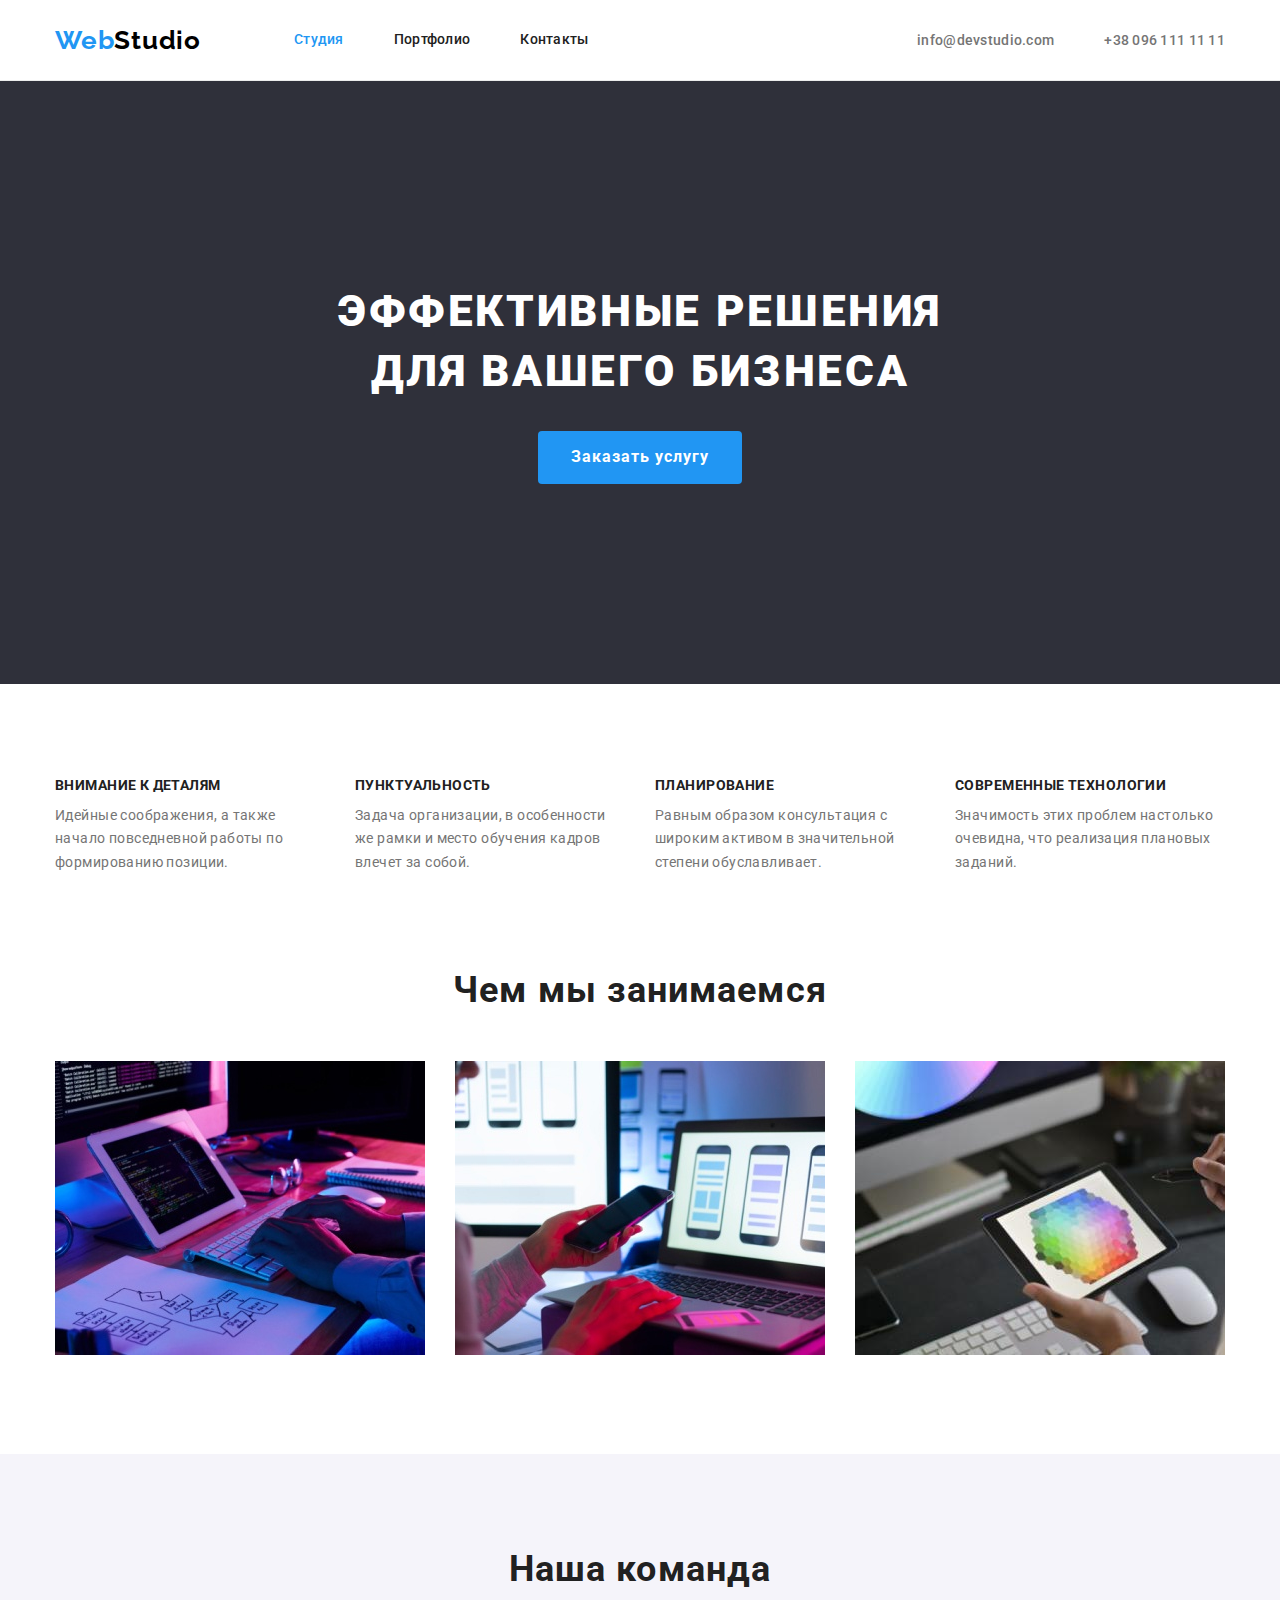
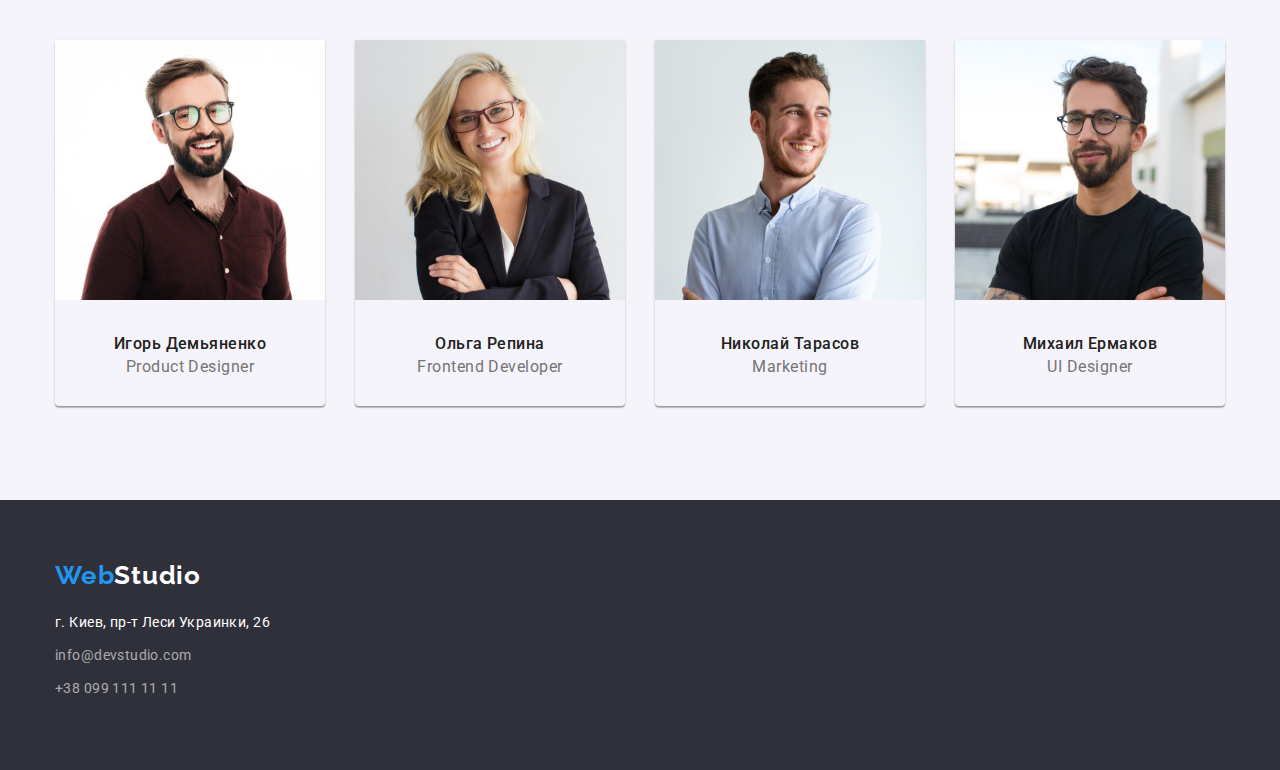
<file: index.html>
<!DOCTYPE html>
<html lang="en">

<head>
    <meta charset="UTF-8">
    <meta http-equiv="X-UA-Compatible" content="IE=edge">
    <meta name="viewport" content="width=device-width, initial-scale=1.0">
    <title>WebStudio</title>
    <link href="https://fonts.googleapis.com/css2?family=Raleway:wght@700&family=Roboto:wght@400;500;700;900&display=swap"
        rel="stylesheet">
        <link rel="stylesheet" href="https://cdnjs.cloudflare.com/ajax/libs/modern-normalize/1.1.0/modern-normalize.min.css">
    <link rel="stylesheet" href="./css/styles.css">
</head>

<body>
    <!--Навигация по сайту-->
    <header class="page-header">
        <div class="container main-nav">
        <nav class="site-nav" >
            <a href="./index.html" class="logo"><span class="logo-blue">Web</span><span class="logo-black">Studio</span></a>
            <ul class="site-nav list" >
                <li class="item"> <a href="./index.html" class="link current" >Студия</a></li>
                <li class="item"> <a href="./portfolio.html" class="link" >Портфолио</a></li>
                <li class="item"> <a href="#" class="link" >Контакты</a></li>
            </ul>
        </nav>
        <ul class="nav list">
            <li class="item"><a class="contact" href="mailto:info@devstudio.com">info@devstudio.com</a></li>
            <li class="item"><a class="contact" href="tel:+380961111111">+38 096 111 11 11</a></li>
        </ul>
        </div>
    </header>
    <main>
        <!--Герой-->
        <section class="hero-section">
            <h1 class="hero">Эффективные решения<br/> для вашего бизнеса</h1>
            <button type="button" class="button">Заказать услугу</button>
        </section>


        <section class=" section">
            <div class="container">
            <!--заголовок который будет скрыт <h2> Наши ценности </h2>-->
            <ul class="list values-list">
                <li class="values-item">
                    <h3 class="values">Внимание к деталям</h3>
                    <p class="values-description">Идейные соображения, а также начало повседневной работы по формированию позиции.</p>
                </li>
                <li class="values-item">
                    <h3 class="values">Пунктуальность</h3>
                    <p class="values-description">Задача организации, в особенности же рамки и место обучения кадров влечет за собой.</p>
                </li>
                <li class="values-item">
                    <h3 class="values">Планирование</h3>
                    <p class="values-description">Равным образом консультация с широким активом в значительной степени обуславливает.</p>
                </li>
                <li class="values-item">
                    <h3 class="values">Современные технологии </h3>
                    <p class="values-description">Значимость этих проблем настолько очевидна, что реализация плановых заданий.</p>
                </li>
            </ul>
            </div>
        </section>
        <!--Чем мы занимаемся-->
        <section class="section-list">
            <div class="container">
            <h2 class="section-title">Чем мы занимаемся</h2>
            <ul class="list business">
                <li class="business-list"> <img src="./images/box1.jpg" width="370" alt="Структура проекта"></li>
                <li class="business-list"> <img src="./images/box2.jpg" width="370" alt="Оптимизация"></li>
                <li class="business-list"> <img src="./images/box3.jpg" width="370" alt="Дизайн"></li>
            </ul>
            </div>
        </section>
        <!--Наша команда-->
        <section class="section-team section">
            <div class="container">
<h2 class="section-title">Наша команда</h2>
<ul class="list ouer-team">
    <li class="team-list"><img src="./images/igor.jpg" width="270" alt="Игорь">
       <div class="card-title"><h3 class="team">Игорь Демьяненко</h3>
        <p class="profession">Product Designer</p>
        </div>
    </li>
    <li class="team-list"><img src="./images/olga.jpg" width="270" alt="Ольга">
    <div class="card-title"> <h3 class="team">Ольга Репина</h3>
        <p class="profession">Frontend Developer</p>
    </div>
    </li>
    <li class="team-list"><img src="./images/tarasov.jpg" width="270" alt="Николай">
    <div class="card-title"> <h3 class="team">Николай Тарасов</h3>
        <p class="profession">Marketing</p>
    </div>
    </li>
    <li class="team-list"><img src="./images/ermakov.jpg" width="270" alt="Михаил">
        <div class="card-title"><h3 class="team">Михаил Ермаков</h3>
        <p class="profession">UI Designer</p>
    </div>
    </li>
</ul>
            </div>
           
        </section>
    </main>
    <!--Футер-->
<footer class="inform-list">
        <div class="container ">
            <a href="./index.html" class="logo-footer"><span class="logo-blue">Web</span><span class="logo-white">Studio</span></a>
        <address>
            <ul class="inform list">
                <li class="contact-footer"><a href="#" class="location">г. Киев, пр-т Леси Украинки, 26</a> </li>
                <li class="contact-footer"><a href="mailto:info@example.com" class="contact-info">info@devstudio.com</a></li>
                <li class="contact-footer"><a href="tel:+380991111111" class="contact-info">+38 099 111 11 11</a></li>
            </ul>
        </address>
    </div>
      
    </footer>

</body>

</html>
</file>
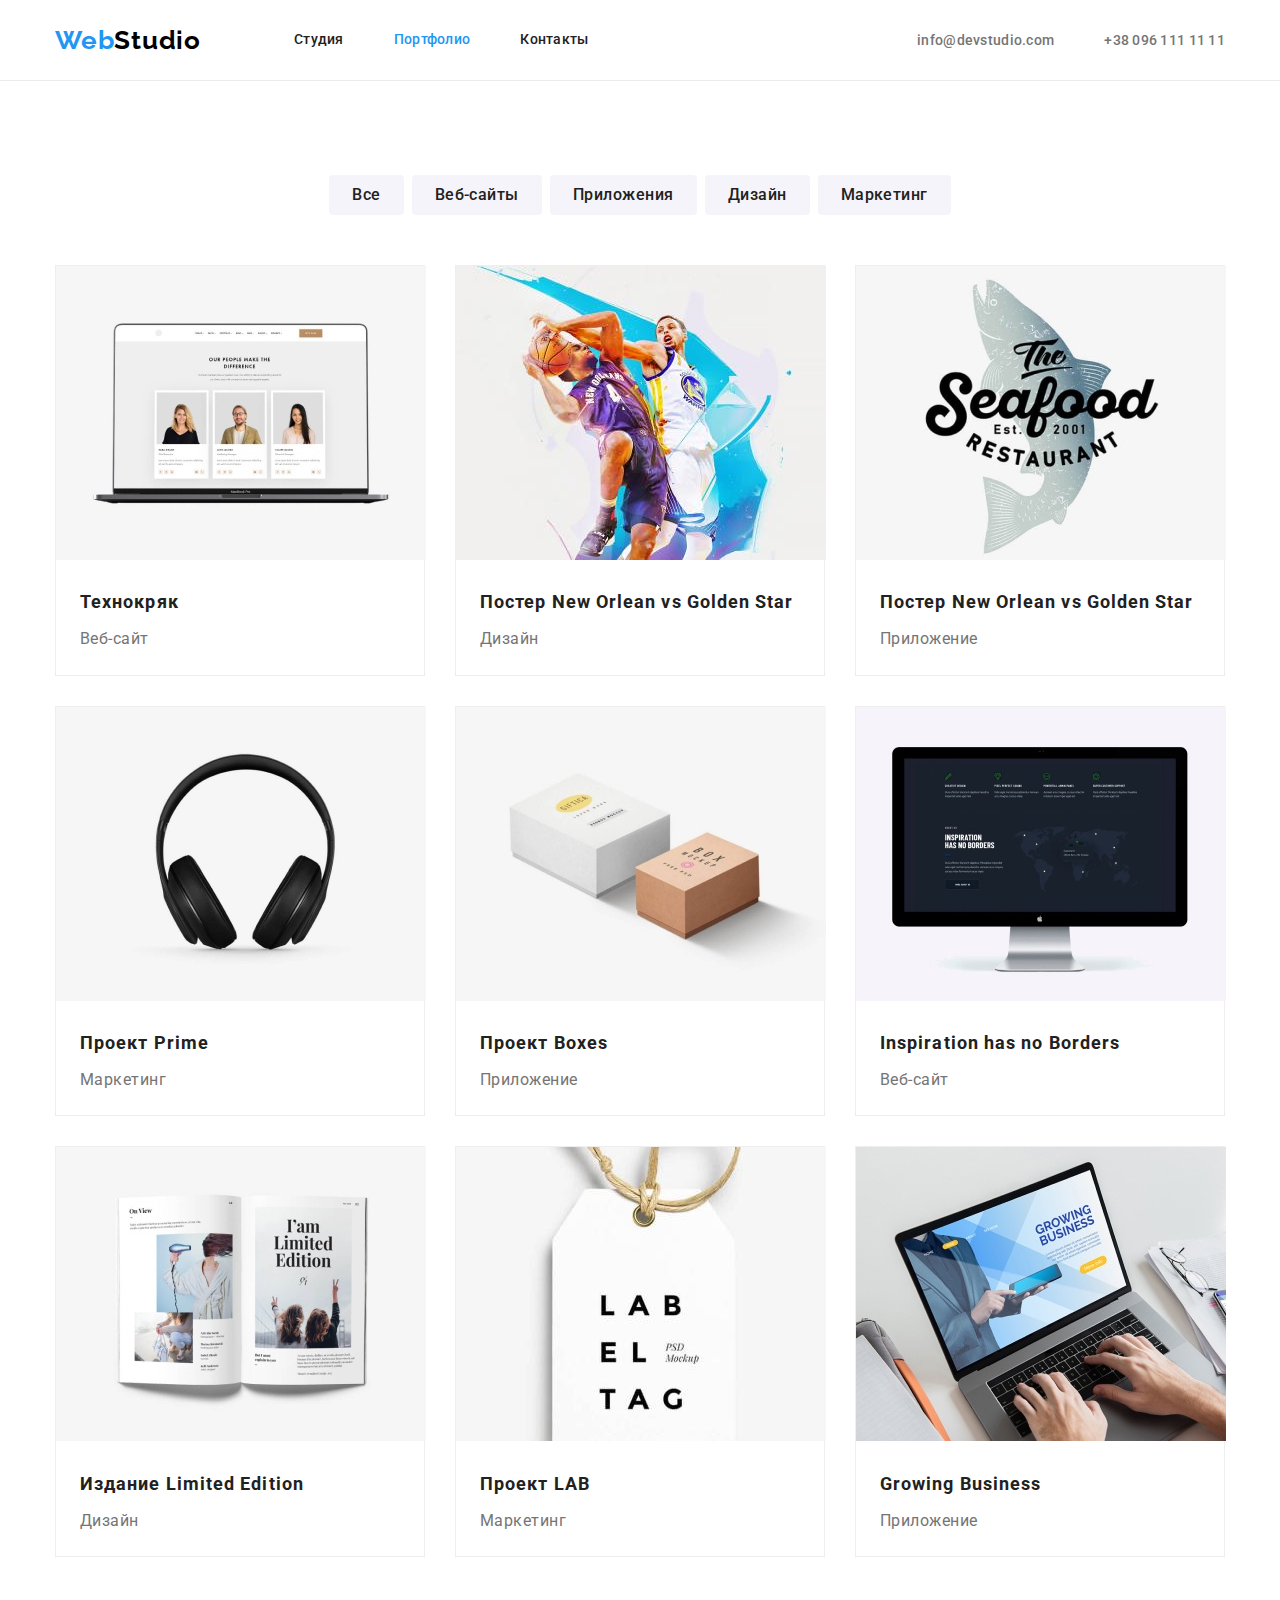
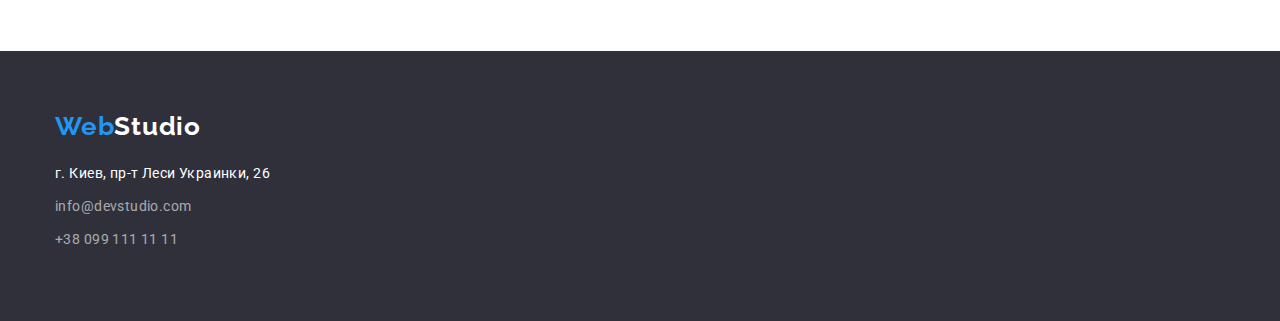
<file: portfolio.html>
<!DOCTYPE html>
<html lang="en">

<head>
    <meta charset="UTF-8">
    <meta http-equiv="X-UA-Compatible" content="IE=edge">
    <meta name="viewport" content="width=device-width, initial-scale=1.0">
    <title>Portfolio</title>
    <link href="https://fonts.googleapis.com/css2?family=Raleway:wght@700&family=Roboto:wght@400;500;700;900&display=swap"
    rel="stylesheet">
    <link rel="stylesheet" href="https://cdnjs.cloudflare.com/ajax/libs/modern-normalize/1.1.0/modern-normalize.min.css">
    <link rel="stylesheet" href="./css/styles.css">
</head>

<body>
    <!--Шапка сайта-->
    <header class="page-header">

      <div class="container main-nav">
           <nav class="site-nav">
        <a href="./index.html" class="logo"><span class="logo-blue">Web</span><span class="logo-black">Studio</span></a>
        <ul class="site-nav list">
            <li class="item"> <a href="./index.html" class="link">Студия</a></li> <!-- дисплей инлайн - блок???-->
            <li class="item"> <a href="./portfolio.html" class="link current">Портфолио</a></li>
            <li class="item"> <a href="#" class="link">Контакты</a></li>
        </ul>
    </nav>

       
           <ul class="nav list">
        <li class="item"><a class="contact" href="mailto:info@devstudio.com">info@devstudio.com</a></li>
        <li class="item"><a class="contact" href="tel:+380961111111">+38 096 111 11 11</a></li>
    </ul>
</div>
      
    </header>

<main>
    <section class=" section">
        <div class="container">
        <!-- <h1> Портфолио работ </h1> -->      
        <div class="main-buttons">
            <ul class="list button-list">
            <li class="button-cursor"><button type="button" class="cursor">Все</button></li>
            <li class="button-cursor"><button type="button" class="cursor">Веб-сайты</button></li>
            <li class="button-cursor"><button type="button" class="cursor">Приложения</button></li>
            <li class="button-cursor"><button type="button" class="cursor">Дизайн</button></li>
            <li class="button-cursor"><button type="button" class="cursor">Маркетинг</button></li>
        </ul>
    </div>

       
<div class="portfolio-container">
        <ul class="list portfolio-list">
            <li class="flex-element"> <a href=""><img src="./images/technokryak.jpg" width="370" alt="technokryak"></a> 
               <div class="filter-card"><h2 class="project">Технокряк</h2>
            <p class="project-title">Веб-сайт</p></div>
             </li>
            <li class="flex-element"><a href=""><img src="./images/new-orlean-vs-golden-star.jpg" width="370" alt="New Orlean vs Golden Star"></a>
            <div class="filter-card"><h2 class="project">Постер New Orlean vs Golden Star</h2>
            <p class="project-title">Дизайн</p></div>
            </li>
            <li class="flex-element"><a href=""><img src="./images/seafood.jpg" width="370" alt="Seafood"></a>
            <div class="filter-card"><h2 class="project">Постер New Orlean vs Golden Star</h2>
            <p class="project-title">Приложение</p></div>
            </li>
            <li class="flex-element"><a href=""><img src="./images/prime.jpg" width="370" alt="Prime"></a> 
            <div class="filter-card"><h2 class="project">Проект Prime</h2>
            <p class="project-title">Маркетинг</p></div>
            </li>
            <li class="flex-element"><a href=""><img src="./images/boxes.jpg" width="370" alt="Boxes"></a>
            <div class="filter-card"><h2 class="project">Проект Boxes</h2>
            <p class="project-title">Приложение</p></div>
            </li>
            <li class="flex-element"><a href=""><img src="./images/inspiration-has-no-borders.jpg" width="370" alt="Borders"></a> 
            <div class="filter-card"><h2 class="project">Inspiration has no Borders</h2>
            <p class="project-title">Веб-сайт</p></div>
            </li>
            <li class="flex-element"><a href=""><img src="./images/limited-edition.jpg" width="370" alt="Limited Edition"></a>
            <div class="filter-card"><h2 class="project">Издание Limited Edition</h2>
            <p class="project-title">Дизайн</p></div>
            </li>
            <li class="flex-element"><a href=""><img src="./images/lab.jpg" width="370" alt="LAB"></a>
            <div class="filter-card"><h2 class="project">Проект LAB</h2>
            <p class="project-title">Маркетинг</p></div>
            </li>
            <li class="flex-element"><a href=""><img src="./images/growing-business.jpg" width="370" alt="Business"></a>
            <div class="filter-card"><h2 class="project">Growing Business</h2>
            <p class="project-title">Приложение</p></div>
            </li>
        </ul>
        </div>
        </div>
    </section>
    </main>

    <!--Футер-->
    <footer class="inform-list">
        <div class="container ">
        <a href="./index.html" class="logo-footer"><span class="logo-blue">Web</span><span class="logo-white">Studio</span></a>
        <address>
            <ul class="inform list">
                <li class="contact-footer"> <a href="#" class="location">г. Киев, пр-т Леси Украинки, 26</a> </li>
                <li class="contact-footer"><a href="mailto:info@example.com" class="contact-info">info@devstudio.com</a></li>
                <li class="contact-footer"><a href="tel:+380991111111" class="contact-info">+38 099 111 11 11</a></li>
            </ul>
        </address>
        </div>
    </footer>
</body>

</html>
</file>
<file: css/styles.css>
/*Стили для index.html*/

:root {
  --primary-text-color: #757575; /*цвет основного текста*/
  --title-text-color: #212121; /*вторичный цвет заголовка*/
  --accent-color: #2196f3; /*акцент*/
  --white-color: #ffffff; /*белый цвет*/
}

body {
  font-family: Roboto, sans-serif;
  background-color: var(--white-color);
  color: var(--primary-text-color);
}
/*Обнуление отступов заголовков и параграфов*/
h1,
h2,
h3,
p {
  margin-top: 0;
  margin-bottom: 0;
}

/*Логотип*/
.logo {
  margin-right: 93px;
  font-family: Raleway;
  font-weight: bold;
  font-size: 26px;
  line-height: 1.19; /* 31/26=1.19 */
  letter-spacing: 0.03em;
}

.logo-blue {
  color: var(--accent-color);
}
.logo-black {
  color: #000000;
}
.logo-white {
  color: var(--white-color);
}
/*Навигация по сайту*/

.main-nav,
.logo {
  display: flex;
  align-items: center;
}

.link {
  display: block;
  padding-top: 32px;
  padding-bottom: 32px;
  font-weight: 500;

  font-size: 14px;
  line-height: 1.14;
  letter-spacing: 0.02em;
  color: var(--title-text-color);
}

.list {
  padding: 0;
  margin: 0;
  list-style: none;
}

.site-nav a {
  color: var(--title-text-color);
  text-decoration: none;
}
.site-nav {
  display: flex;
  margin: 0 0 0 0;
}
.nav {
  margin-left: auto;
}

.site-nav .item {
  /* background-color: tomato;*/
  margin-right: 50px;
}

.site-nav :last-child {
  margin-right: 0;
}

.nav .item + .item {
  margin-left: 50px;
}

.contact {
  color: var(--primary-text-color);
  font-weight: 500;
  font-size: 14px;
  line-height: 1.14;
  letter-spacing: 0.02em;
  text-decoration: none;
}
.nav {
  display: flex;
}

.link:hover,
.link:focus {
  color: var(--accent-color);
}
.link.current {
  color: var(--accent-color);
}

.contact:hover,
.contact:focus {
  color: var(--accent-color);
}

/*Секция-герой*/
.hero-section {
  padding: 200px 0 200px 0;
  background-color: #2f303a;
}
.hero {
  margin-bottom: 30px;
  font-weight: 900;
  font-size: 44px;
  line-height: 1.37;
  text-align: center;
  text-transform: uppercase;
  letter-spacing: 0.06em;
  color: var(--white-color);
}
/*Главная кнопка*/

.hero-section {
  text-align: center;
}

.button {
  padding: 10px 32px;
  min-width: 200px;

  border: 1px solid transparent;
  border-radius: 4px;
  /*box-shadow: 0px 4px 4px rgba(0, 0, 0, 0.15);*/

  cursor: pointer;
  font-family: Roboto;
  font-style: normal;
  font-weight: bold;
  font-size: 16px;
  line-height: 1.88;
  letter-spacing: 0.06em;
  /*font-family: inherit;*/
  color: var(--white-color);
  background-color: var(--accent-color);
}

/*Наши ценности*/

.values {
  margin-top: 0;
  margin-bottom: 10px;
  font-weight: bold;
  font-size: 14px;
  line-height: 1.14;
  text-transform: uppercase;
  letter-spacing: 0.03em;
  color: var(--title-text-color);
}
.values-description {
  margin-top: 0;
  margin-bottom: 0;
  font-weight: normal;
  font-size: 14px;
  line-height: 1.71;
  letter-spacing: 0.03em;
  color: var(--primary-text-color);
}

.values-list {
  display: flex;
}
.values-list .values-item + .values-item {
  margin-left: 30px;
}
.values-item {
  width: 270px;
}
/*Чем мы занимаемся*/

.section-title {
  margin-bottom: 50px;
  font-weight: bold;
  font-size: 36px;
  line-height: 1.17;
  text-align: center;
  letter-spacing: 0.03em;
  color: var(--title-text-color);
}
.business {
  display: flex;
}
.business .business-list + .business-list {
  margin-left: 30px;
}

/*Наша команда*/

.section-team {
  background-color: #f5f4fa;
}

.team {
  margin-top: 0;
  margin-bottom: 0;
  margin-bottom: 4px;
  text-align: center;
  font-weight: 500;
  font-size: 16px;
  line-height: 1.19;
  letter-spacing: 0.03em;
  color: var(--title-text-color);
}

.profession {
  margin-top: 0;
  margin-bottom: 0;
  text-align: center;
  font-weight: normal;
  font-size: 16px;
  line-height: 1.19;
  letter-spacing: 0.03em;
  color: var(--primary-text-color);
}

.ouer-team {
  display: flex;
}
.ouer-team .team-list + .team-list {
  margin-left: 30px;
}
.team-list {
  box-shadow: 0px 1px 3px rgba(0, 0, 0, 0.12), 0px 1px 1px rgba(0, 0, 0, 0.14),
    0px 2px 1px rgba(0, 0, 0, 0.2);
  border-radius: 0px 0px 4px 4px;
}
/*Футер*/
footer {
  background-color: #2f303a;
}
footer a {
  text-decoration: none;
}
address a {
  text-decoration: none;
}
.inform {
  font-style: normal;
}
.contact-info {
  font-weight: 400;
  font-size: 14px;
  line-height: 1.7;
  letter-spacing: 0.03em;
  color: rgba(255, 255, 255, 0.6);
}
.contact-info:hover,
.contact-info:focus {
  color: var(--accent-color);
}

.location {
  font-weight: 400;
  font-size: 14px;
  line-height: 1.7;
  letter-spacing: 0.03em;
  color: var(--white-color);
}
.logo-footer {
  display: block;
  margin-bottom: 20px;
  font-family: Raleway;
  font-weight: bold;
  font-size: 26px;
  line-height: 1.19;
  letter-spacing: 0.03em;
}

.contact-footer {
  margin-bottom: 9px;
}
.inform :last-child {
  padding-bottom: 0;
}
.inform-list {
  padding: 60px 0 60px 0;
}
/*.site-nav :last-child {
  margin-right: 0;
}*/

/*/////////////////////////////////////////////*/

/*Стили для portfolio.html*/

/* Page header*/

.page-header {
  border-bottom: 1px solid #ececec;
}

.cursor {
  min-width: 73px;
  text-align: center;
  border: 1px solid transparent;
  border-radius: 4px;

  padding: 6px 22px;

  cursor: pointer;
  font-family: Roboto;
  font-style: normal;
  font-weight: 500;
  font-size: 16px;
  line-height: 1.62;
  text-align: center;
  letter-spacing: 0.03em;
  color: var(--title-text-color);
  background-color: #f5f4fa;
}

/*Портфолио работ*/
.button-list {
  display: flex;
  justify-content: center;
}
.button-list .button-cursor + .button-cursor {
  margin-left: 8px;
}
.main-buttons {
  margin-bottom: 50px;
}

.cursor:hover,
.cursor:focus {
  color: var(--white-color);
  background-color: var(--accent-color);
}

.project {
  margin-bottom: 4px;
  font-style: normal;
  font-weight: 700;
  font-size: 18px;
  line-height: 2;
  letter-spacing: 0.06em;
  color: var(--title-text-color);
}
.project-title {
  font-style: normal;
  font-weight: 400;
  font-size: 16px;
  line-height: 1.9;
  letter-spacing: 0.03em;
  color: var(--primary-text-color);
}

.portfolio-list {
  display: flex;
  flex-wrap: wrap;
}
.flex-element {
  margin-right: 30px;
  margin-bottom: 30px;
  width: 370px;
  border: 1px solid #eeeeee;
  box-sizing: border-box;
}
.flex-element:nth-child(3n) {
  margin-right: 0;
}
.filter-card {
  padding: 20px 24px;
}
/*Альернатива*/
/*.flex-element:not(nth-last-child(-n + 3)){
  margin-right: 30px;}*/

.flex-element:nth-last-child(-n + 3) {
  margin-bottom: 0;
}

.container {
  width: 1200px;
  padding: 0 15px;
  margin-top: 0;
  margin-bottom: 0;
  margin-left: auto;
  margin-right: auto;
}

.button-list {
  justify-content: center;
}
.section {
  padding-bottom: 94px;
  padding-top: 94px;
}
.section-list {
  padding-bottom: 94px;
}

.card-title {
  padding: 30px 0 30px 0;
}
</file>
